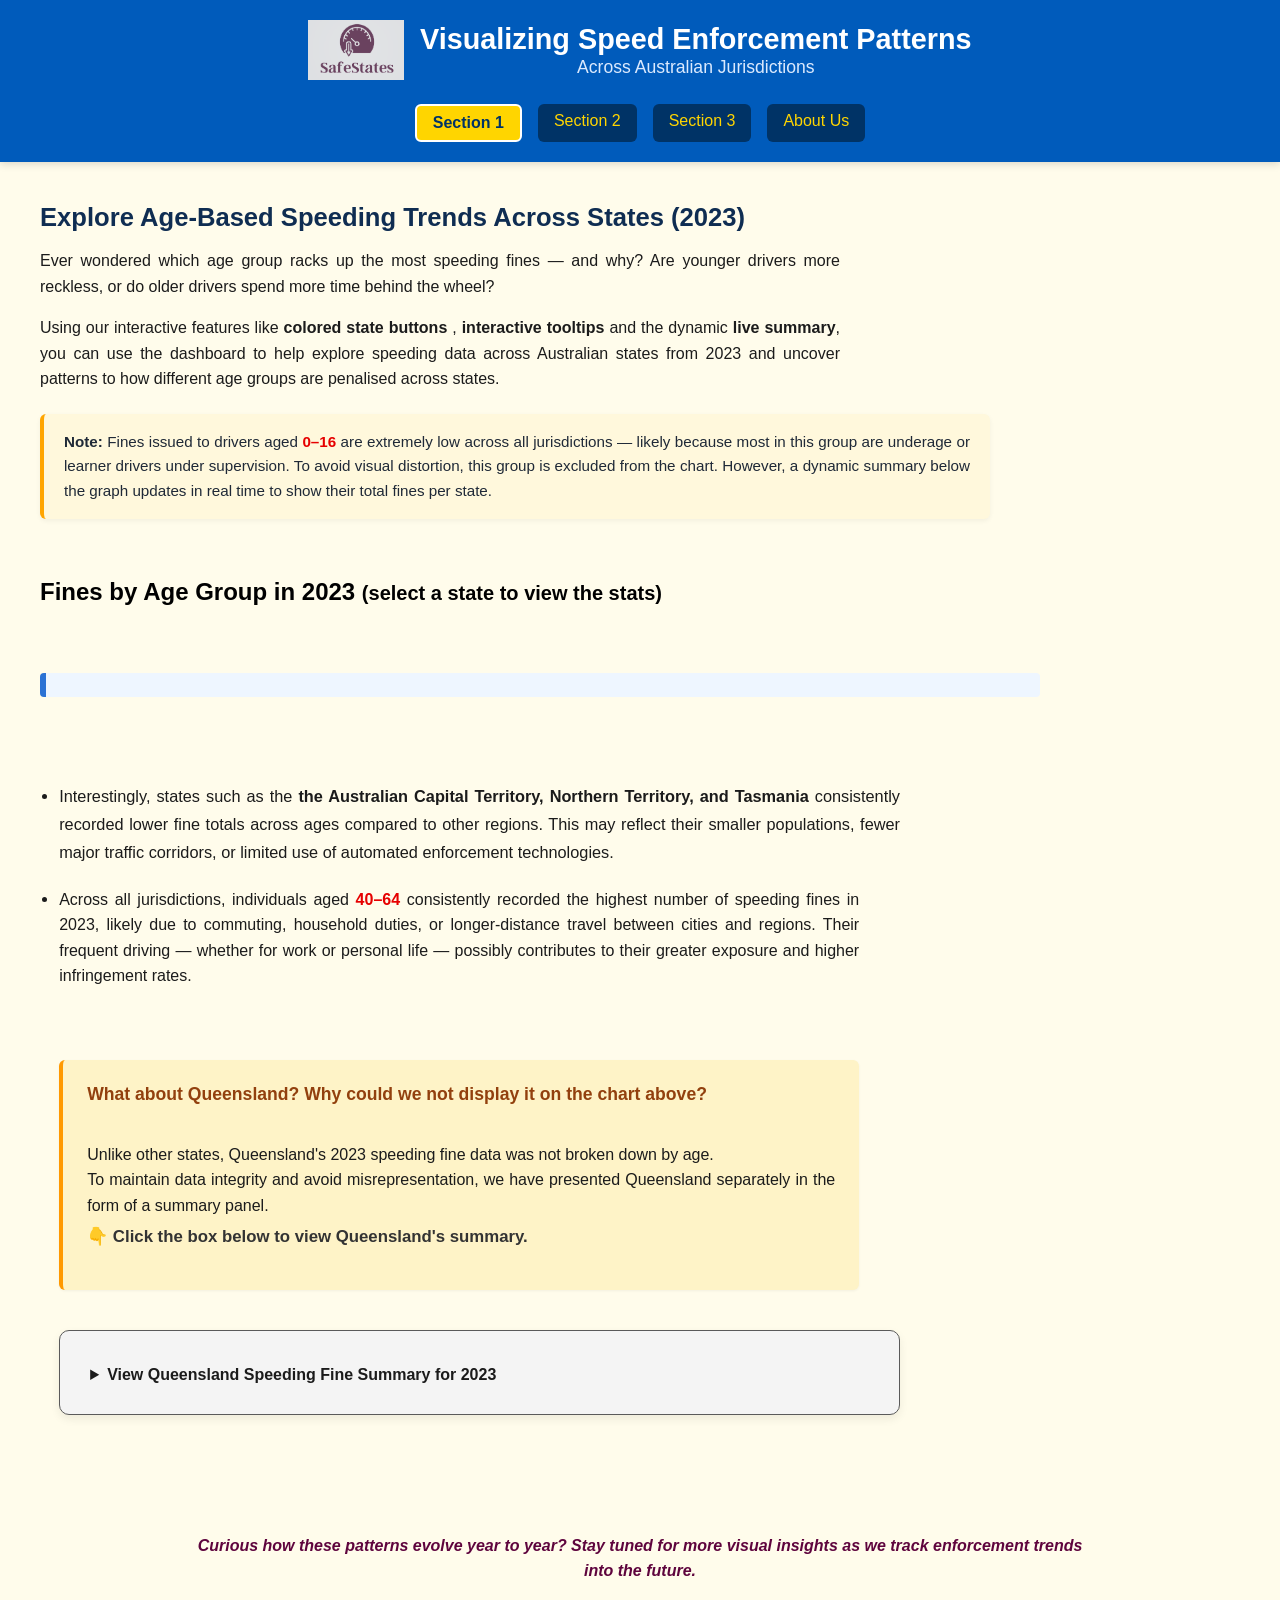
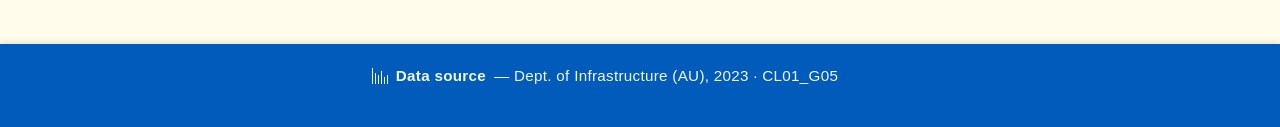
<file: index.html>
<!DOCTYPE html>
<html lang="en">
<head>
  <meta charset="UTF-8">
  <meta name="viewport" content="width=device-width, initial-scale=1.0">
  <title>Speed-Enforcement Dashboard</title>
  <link rel="stylesheet" href="css/base.css">
  <link rel="stylesheet" href="css/visualisations.css">
  <script src="https://d3js.org/d3.v7.min.js"></script>
</head>
<body>
 <header>
  <div class="header-container">
    <div class="branding">
      <img src="Logo/logo.png" alt="SafeStates Logo" class="logo">
      <h1 class="site-title">Visualizing Speed Enforcement Patterns<br><span class="subtitle">Across Australian Jurisdictions</span></h1>
    </div>
    <nav class="nav-links">
<a href="index.html" class="nav-link active">Section 1</a>
<a href="chart2.html" class="nav-link">Section 2</a>
      <a href="chart3.html" class="nav-link">Section 3</a>
      <a href="aboutus.html" class="nav-link">About Us</a>
    </nav>
  </div>
</header>


  <main>
     <!-- Storyline Introduction-->
<section class="intro-text">
  <h2>Explore Age-Based Speeding Trends Across States (2023)</h2>
 
  <p>
    Ever wondered which age group racks up the most speeding fines — and why? Are younger drivers more reckless, or do older drivers spend more time behind the wheel?</p>
    <p>Using our interactive features like <strong>colored state buttons </strong>, <strong>interactive tooltips</strong> and the dynamic <strong>live summary</strong>, you can use the dashboard to help explore speeding data across Australian states from 2023 and uncover patterns to how different age groups are penalised across states.
  </p>
  
  <div class="note-highlight">
    <div>
      <strong>Note:</strong> Fines issued to drivers aged <span class="age-highlight">0–16</span> are extremely low across all jurisdictions — likely because most in this group are underage or learner drivers under supervision. To avoid visual distortion, this group is excluded from the chart. However, a dynamic summary below the graph updates in real time to show their total fines per state.
    </div>
  </div>


</section>


<br>
<br>
    <!-- Title & Filter Buttons -->
    <h2>Fines by Age Group in 2023 <small>(select a state to view the stats)</small></h2>
    <br>
<div id="topStat" class="state-stat"></div>
 
    <div id="filters_state" class="button-row"></div>
    <!-- Tooltip for mouseover -->
    <div class="tooltip" style="position: absolute; opacity: 0; pointer-events: none;"></div>

    <!-- Stacked Bar Chart Container (Default) -->
    <div id="barchart" class="responsive-svg-container"></div>


    <!-- Summary Text -->
    <div id="summary" class="insight-box"></div>

  <!-- Queensland Notice -->
<!-- Queensland Data Note -->
<p class="summary-context">
  <br>
  <ul class="insight-list">
  <li>
  Interestingly, states such as the <strong>the Australian Capital Territory, Northern Territory, and Tasmania</strong> consistently recorded lower fine totals across ages compared to other regions. 
  This may reflect their smaller populations, fewer major traffic corridors, or limited use of automated enforcement technologies.
</p>
</li>
<li>
 <p>
    Across all jurisdictions, individuals aged <span class="age-highlight">40–64</span> consistently recorded the highest number of speeding fines in 2023, likely due to commuting, household duties, or longer-distance travel between cities and regions. Their frequent driving —
    whether for work or personal life — possibly contributes to their greater exposure and higher infringement rates.
  </p>
  </li>
  <br>


<div class="note-box">
  <h4><strong>What about Queensland? Why could we not display it on the chart above?</strong></h4>
  <br>
  <p>
    Unlike other states, Queensland's 2023 speeding fine data was not broken down by age.
   <br> To maintain data integrity and avoid misrepresentation, we have presented Queensland separately in the form of a summary panel.
  <br><span class="emoji-guidance">👇 Click the box below to view Queensland's summary.</span>
  </p>
</div>



<!-- Expandable QLD Panel -->
<details class="summary-panel">
  <summary><strong>View Queensland Speeding Fine Summary for 2023</strong></summary>
 <div class="summary-panel">
  <h3>Queensland 2023 Speeding Fine Summary</h3>
  <div class="summary-row">
    <div class="summary-box">
      <p><strong>Total Fines:</strong><br>860,626</p>
    </div>
    <div class="summary-box">
      <p><strong>Top Offending Age Group:</strong><br>Unknown</p>
    </div>
  </div>
  <div class="summary-row">
    <div class="summary-box">
      <p><strong>Most Common Detection Method:</strong><br>Mobile camera (469,785 fines)</p>
    </div>
    <div class="summary-box">
      <p><strong>Other Methods:</strong><br>Fixed (263,939), Police-issued (117,112), Average speed camera (9,790)</p>
    </div>
  </div>
 <p class="summary-note">
  While most states break down fines by age, Queensland’s data focuses on enforcement methods — with <strong>mobile cameras accounting for over half of all fines issued</strong>.
</p>

</div>
<br>
<p class="summary-explanation">
  This suggests a strong emphasis on automated roadside monitoring across urban corridors and highways, 
  possibly due to Queensland’s vast road network and regional sprawl. 
</p></details>

<!-- Script for animated count -->
<script>
  function animateNumber(id, end) {
    const el = document.getElementById(id);
    let start = 0;
    const duration = 2000;
    const stepTime = Math.abs(Math.floor(duration / end));

    const timer = setInterval(() => {
      start += Math.ceil(end / (duration / stepTime));
      if (start >= end) {
        start = end;
        clearInterval(timer);
      }
      el.textContent = start.toLocaleString();
    }, stepTime);
  }

  document.addEventListener("DOMContentLoaded", () => {
    animateNumber("qld-fines", 860626);
  });
</script>


  </main>
  <br>
<p class="closing-note">
  <strong>Curious how these patterns evolve year to year? Stay tuned for more visual insights as we track enforcement trends into the future.</strong>
</p>

<footer>
  <div class="footer-container">
   <p class="footer-text">
  <span class="footer-line">
    <svg xmlns="http://www.w3.org/2000/svg" width="16" height="16" fill="#f4f8ff" viewBox="0 0 16 16">
      <path d="M0 0h1v16H0V0zm3 5h1v11H3V5zm3 2h1v9H6V7zm3-4h1v13H9V3zm3 6h1v7h-1V9zm3-2h1v9h-1V7z"/>
    </svg>
    <strong>Data source</strong> — Dept. of Infrastructure (AU), 2023 · CL01_G05
  </span>
</p>

</footer>

  <!-- Scripts -->
  <script type="module" src="js/shared-constants.js"></script>
  <script type="module" src="js/resize.js"></script>
  <script type="module" src="js/chart1.js"></script>
  <script type="module" src="js/interactions.js"></script>
  <script type="module" src="js/load-data.js"></script>
</body>
</html>
</file>
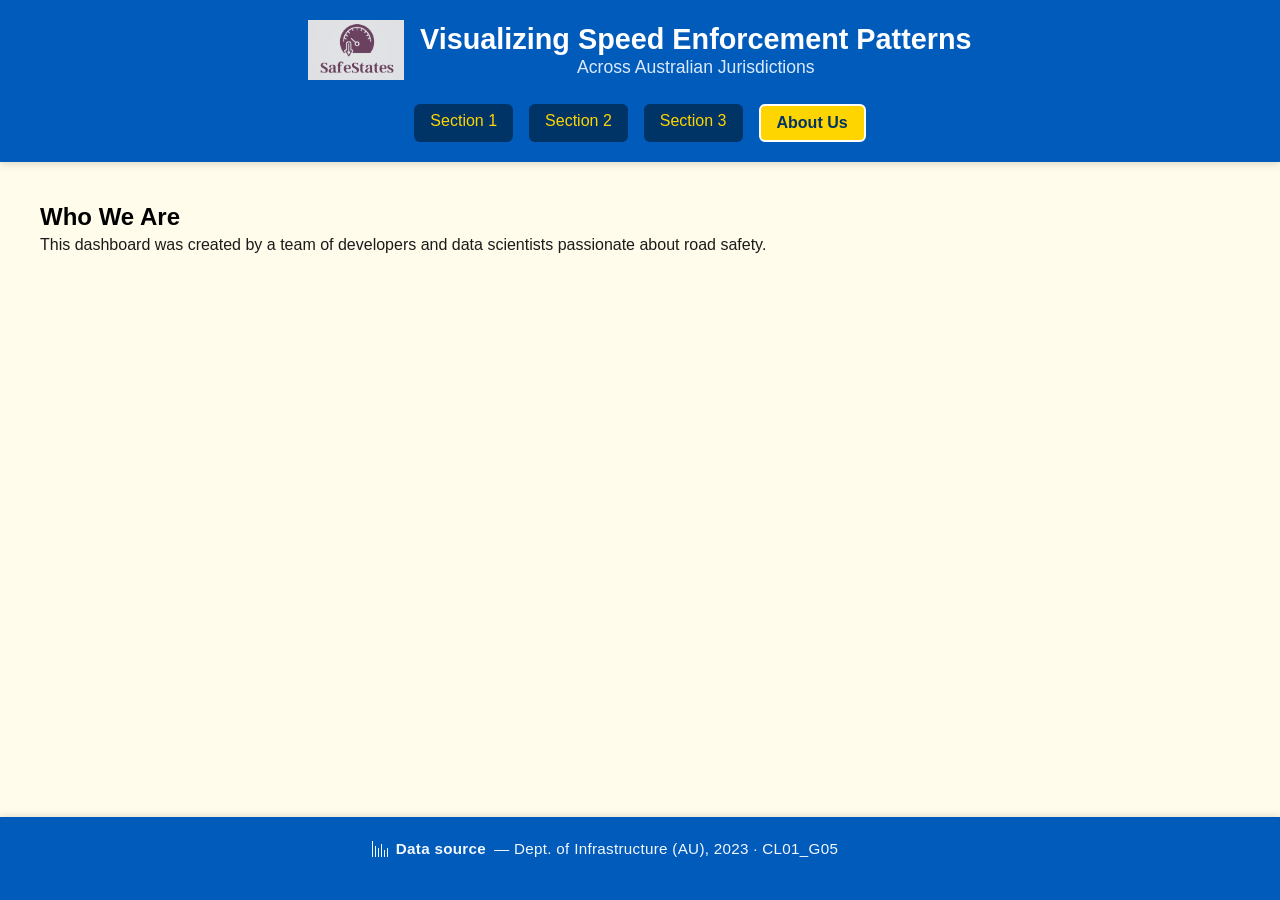
<file: aboutus.html>
<!DOCTYPE html>
<html lang="en">
<head>
  <meta charset="UTF-8" />
  <meta name="viewport" content="width=device-width, initial-scale=1.0"/>
  <title>About Us · Speed Dashboard</title>
  <link rel="stylesheet" href="css/base.css" />
  <link rel="stylesheet" href="css/visualisations.css" />
</head>
<body>
 <header>
  <div class="header-container">
    <div class="branding">
      <img src="Logo/logo.png" alt="SafeStates Logo" class="logo" />
      <h1 class="site-title">Visualizing Speed Enforcement Patterns<br><span class="subtitle">Across Australian Jurisdictions</span></h1>
    </div>
   <nav class="nav-links">
<a href="index.html" class="nav-link">Section 1</a>
<a href="chart2.html" class="nav-link">Section 2</a>
      <a href="chart3.html" class="nav-link">Section 3</a>
      <a href="aboutus.html" class="nav-link active">About Us</a>
    </nav>
  </div>
</header>
  <main>
    <h2>Who We Are</h2>
    <p>This dashboard was created by a team of developers and data scientists passionate about road safety.</p>
  </main>

  <footer>
  <div class="footer-container">
   <p class="footer-text">
  <span class="footer-line">
    <svg xmlns="http://www.w3.org/2000/svg" width="16" height="16" fill="#f4f8ff" viewBox="0 0 16 16">
      <path d="M0 0h1v16H0V0zm3 5h1v11H3V5zm3 2h1v9H6V7zm3-4h1v13H9V3zm3 6h1v7h-1V9zm3-2h1v9h-1V7z"/>
    </svg>
    <strong>Data source</strong> — Dept. of Infrastructure (AU), 2023 · CL01_G05
  </span>
</p>

</footer>
</body>
</html>
</file>
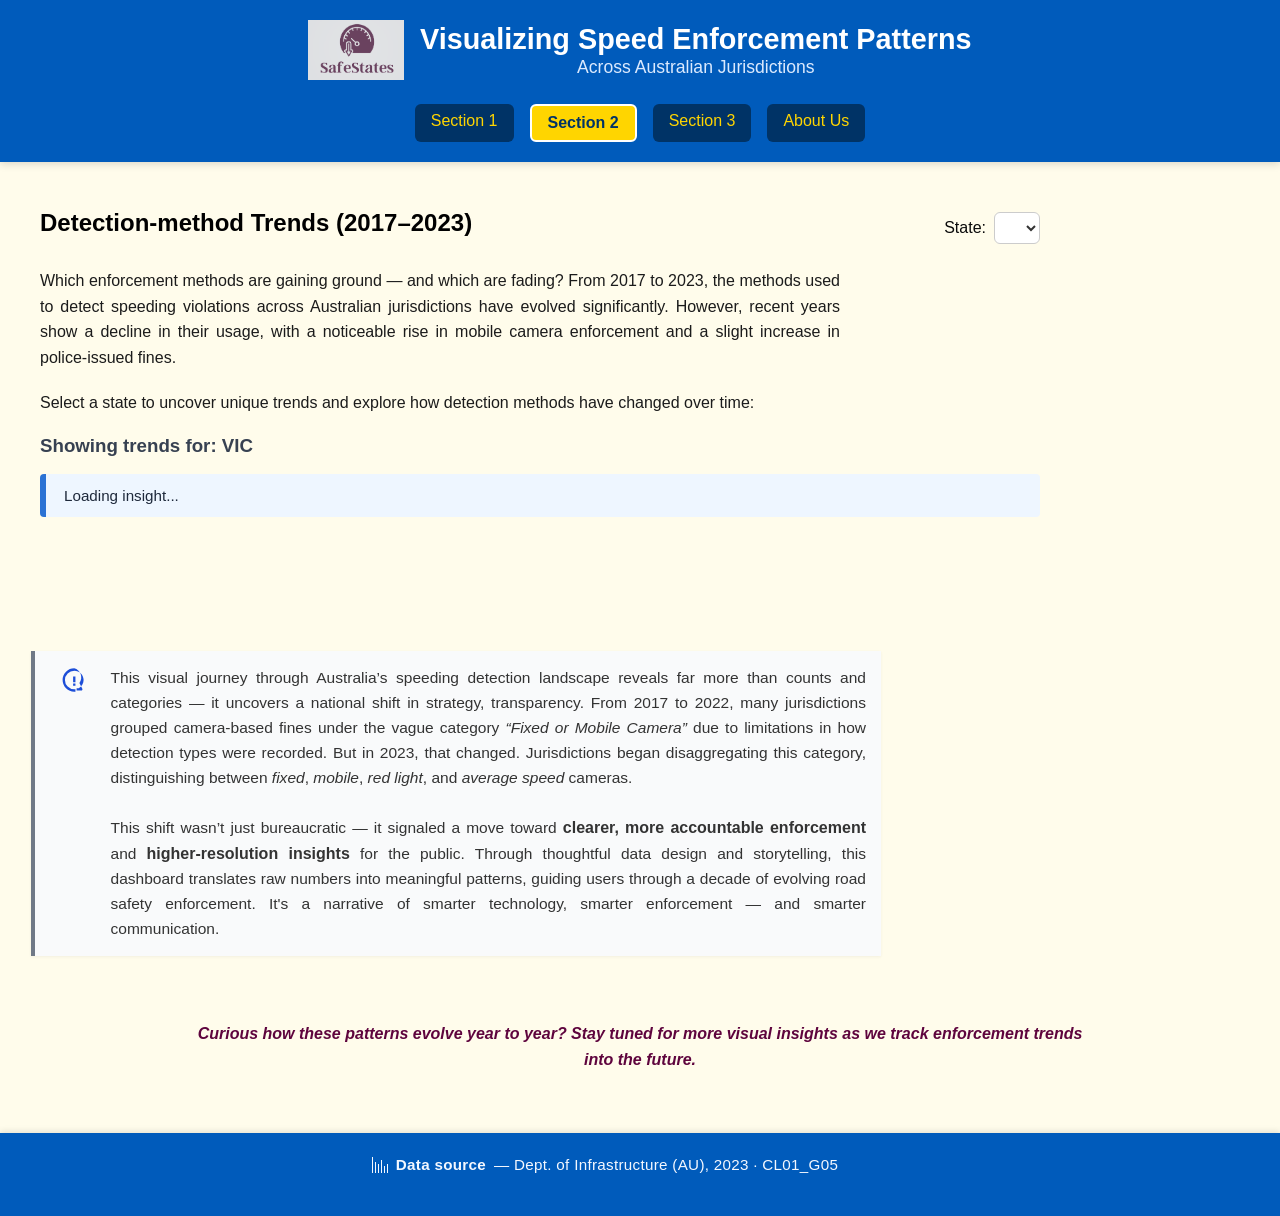
<file: chart2.html>
<!DOCTYPE html>
<html lang="en">
<head>
  <meta charset="UTF-8">
  <meta name="viewport" content="width=device-width, initial-scale=1.0">
  <title>Detection Trends · Speed Dashboard</title>
  <link rel="stylesheet" href="css/base.css">
  <link rel="stylesheet" href="css/visualisations.css">
  <script src="https://d3js.org/d3.v7.min.js"></script>
</head>
<body>
  <header>
    <div class="header-container">
      <div class="branding">
        <img src="Logo/logo.png" alt="SafeStates Logo" class="logo">
        <h1 class="site-title">Visualizing Speed Enforcement Patterns<br><span class="subtitle">Across Australian Jurisdictions</span></h1>
      </div>
      <nav class="nav-links">
        <a href="index.html" class="nav-link">Section 1</a>
        <a href="chart2.html" class="nav-link active">Section 2</a>
        <a href="chart3.html" class="nav-link">Section 3</a>
        <a href="aboutus.html" class="nav-link">About Us</a>
      </nav>
    </div>
  </header>

  <main>
    <div class="section-header">
      <h2>Detection-method Trends (2017–2023)</h2>
      <div class="dropdown-container">
        <label for="state-filter">State:</label>
        <select id="state-filter"></select>
      </div>
    </div>

    <p class="story">
      Which enforcement methods are gaining ground — and which are fading? From 2017 to 2023, the methods used to detect speeding violations across Australian jurisdictions have evolved significantly. However, recent years show a decline in their usage, with a noticeable rise in mobile camera enforcement and a slight increase in police-issued fines.
    </p>
    <p>Select a state to uncover unique trends and explore how detection methods have changed over time:</p>
    <h3 id="state-header" style="margin-bottom: 1rem; color: #374151;">Showing trends for: <span id="state-name">VIC</span></h3>

    <div id="method-insight" class="insight-box2">Loading insight...</div>

    <div id="stackedArea" class="responsive-svg-container"></div>
    <div class="tooltip"></div>
  </main>
  <div id="section-conclusion" class="conclusion-box"></div>
</main>
<p class="closing-note">
  <strong>Curious how these patterns evolve year to year? Stay tuned for more visual insights as we track enforcement trends into the future.</strong>
</p>

  <footer>
    <div class="footer-container">
      <p class="footer-text">
        <span class="footer-line">
          <svg xmlns="http://www.w3.org/2000/svg" width="16" height="16" fill="#f4f8ff" viewBox="0 0 16 16">
            <path d="M0 0h1v16H0V0zm3 5h1v11H3V5zm3 2h1v9H6V7zm3-4h1v13H9V3zm3 6h1v7h-1V9zm3-2h1v9h-1V7z"/>
          </svg>
          <strong>Data source</strong> — Dept. of Infrastructure (AU), 2023 · CL01_G05
        </span>
      </p>
    </div>
  </footer>

  <script type="module" src="js/shared-constants.js"></script>
  <script type="module" src="js/resize.js"></script>
  <script type="module" src="js/chart2.js"></script>
  <script type="module" src="js/interactions.js"></script>
  <script type="module" src="js/load-data.js"></script>
<script>
  const conclusionBox = document.getElementById("section-conclusion");
conclusionBox.innerHTML = `
  <div style="display: flex; align-items: flex-start; gap: 0.75rem;">
    <svg xmlns="http://www.w3.org/2000/svg" width="220" height="28" fill="#1d4ed8" viewBox="0 0 24 24">
      <path d="M12 2a10 10 0 1 0 0 20h1v-2h-1a8 8 0 1 1 0-16c4.41 0 8 3.59 8 8 0 3.04-1.69 5.64-4.17 7h-1.83v2h4a1 1 0 0 0 .9-1.45l-2.5-5A8.01 8.01 0 0 0 12 2zm-1 7h2v5h-2V9zm0 6h2v2h-2v-2z"/>
    </svg>
    <div>
This visual journey through Australia’s speeding detection landscape reveals far more than counts and categories — it uncovers a national shift in strategy, transparency. From 2017 to 2022, many jurisdictions grouped camera-based fines under the vague category <em>“Fixed or Mobile Camera”</em> due to limitations in how detection types were recorded. But in 2023, that changed. Jurisdictions began disaggregating this category, distinguishing between <em>fixed</em>, <em>mobile</em>, <em>red light</em>, and <em>average speed</em> cameras.<br><br>
    This shift wasn’t just bureaucratic — it signaled a move toward <strong>clearer, more accountable enforcement</strong> and <strong>higher-resolution insights</strong> for the public. Through thoughtful data design and storytelling, this dashboard translates raw numbers into meaningful patterns, guiding users through a decade of evolving road safety enforcement. It's a narrative of smarter technology, smarter enforcement — and smarter communication.
    </div>
  </div>
`;

</script>

</body>
</html>
</file>
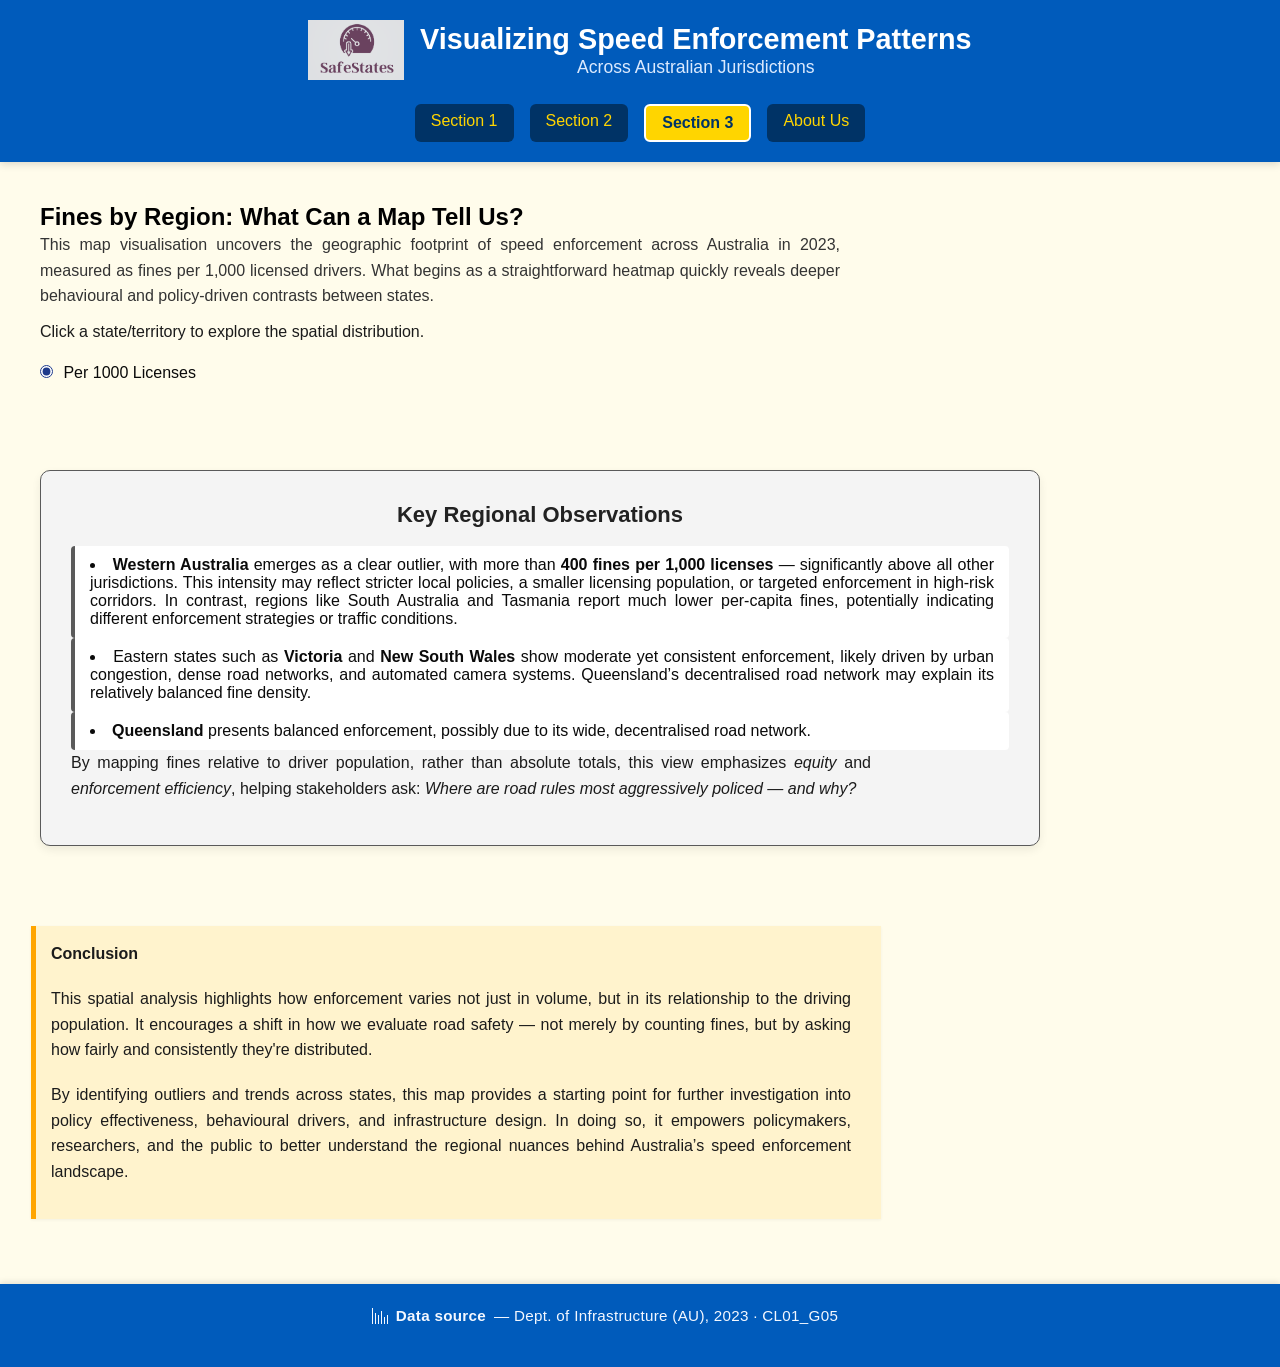
<file: chart3.html>
<!DOCTYPE html>
<html lang="en">
<head>
  <meta charset="UTF-8">
  <meta name="viewport" content="width=device-width, initial-scale=1.0">
  <title>Fines by Region · Speed Dashboard</title>
  <link rel="stylesheet" href="css/base.css">
  <link rel="stylesheet" href="css/visualisations.css">
  <script src="https://d3js.org/d3.v7.min.js"></script>

</head>
<body>
  <header>
    <div class="header-container">
      <div class="branding">
        <img src="Logo/logo.png" alt="SafeStates Logo" class="logo" />
        <h1 class="site-title">Visualizing Speed Enforcement Patterns<br><span class="subtitle">Across Australian Jurisdictions</span></h1>
      </div>
      <nav class="nav-links">
        <a href="index.html" class="nav-link">Section 1</a>
        <a href="chart2.html" class="nav-link">Section 2</a>
        <a href="chart3.html" class="nav-link active">Section 3</a>
        <a href="aboutus.html" class="nav-link">About Us</a>
      </nav>
    </div>
  </header>

  <main>
    <h2>Fines by Region: What Can a Map Tell Us?</h2>
    <p class="section-intro3">
 This map visualisation uncovers the geographic footprint of speed enforcement across Australia in 2023, measured as fines per 1,000 licensed drivers.
    What begins as a straightforward heatmap quickly reveals deeper behavioural and policy-driven contrasts between states.
  </p>

    <p>Click a state/territory to explore the spatial distribution.</p>

    <div class="view-toggle">
      <label><input type="radio" name="viewMode" value="perCapita" checked> Per 1000 Licenses</label>
    </div>

    <div id="mapchart" class="responsive-svg-container"></div>
<div id="mapchart" class="responsive-svg-container"></div>

    <div class="tooltip"></div>
    <div class="summary-panel">
  <h3>Key Regional Observations</h3>
    <li>
    <strong>Western Australia</strong> emerges as a clear outlier, with more than <strong>400 fines per 1,000 licenses</strong> — significantly above all other jurisdictions.
    This intensity may reflect stricter local policies, a smaller licensing population, or targeted enforcement in high-risk corridors.
    In contrast, regions like South Australia and Tasmania report much lower per-capita fines, potentially indicating different enforcement strategies or traffic conditions.
    </li>
  <li>
    Eastern states such as <strong>Victoria</strong> and <strong>New South Wales</strong> show moderate yet consistent enforcement, likely driven by urban congestion,
    dense road networks, and automated camera systems. Queensland’s decentralised road network may explain its relatively balanced fine density.
  </li>
      <li><strong>Queensland</strong> presents balanced enforcement, possibly due to its wide, decentralised road network.</li>

  <p>
    By mapping fines relative to driver population, rather than absolute totals, this view emphasizes <em>equity</em> and <em>enforcement efficiency</em>,
    helping stakeholders ask: <em>Where are road rules most aggressively policed — and why?</em>
  </p>
  </main>
  <div class="conclusion-box">
  <p><strong>Conclusion</strong></p>
  <p>
    This spatial analysis highlights how enforcement varies not just in volume, but in its relationship to the driving population.
    It encourages a shift in how we evaluate road safety — not merely by counting fines, but by asking how fairly and consistently they're distributed.
  </p>
  <p>
    By identifying outliers and trends across states, this map provides a starting point for further investigation into policy effectiveness,
    behavioural drivers, and infrastructure design. In doing so, it empowers policymakers, researchers, and the public to better understand
    the regional nuances behind Australia’s speed enforcement landscape.
  </p>
</div>


  <footer>
    <div class="footer-container">
      <p class="footer-text">
        <span class="footer-line">
          <svg xmlns="http://www.w3.org/2000/svg" width="16" height="16" fill="#f4f8ff" viewBox="0 0 16 16">
            <path d="M0 0h1v16H0V0zm3 5h1v11H3V5zm3 2h1v9H6V7zm3-4h1v13H9V3zm3 6h1v7h-1V9zm3-2h1v9h-1V7z"/>
          </svg>
          <strong>Data source</strong> — Dept. of Infrastructure (AU), 2023 · CL01_G05
        </span>
      </p>
    </div>
  </footer>

  <script type="module" src="js/shared-constants.js"></script>
  <script type="module" src="js/resize.js"></script>
  <script type="module" src="js/chart3.js"></script>
</body>
</html>
</file>
<file: css/base.css>
* {
  margin: 0;
  padding: 0;
  box-sizing: border-box;
}

html,
body {
  height: 100%;
  font-family: "Roboto", sans-serif;
  background-color: #fffceb;
  color: #0a0a0a; 
   text-align: justify;
}

body {
  min-height: 100vh;   
  display: flex;
  flex-direction: column;
}

main {
  flex: 1;
  padding: 40px 40px 60px; 
}

h1,
h2,
h3 {
  line-height: 1.25;
  color: #000000;      /* deep blue for headings */
}

p {
  font-size: 1rem;
  line-height: 1.6;
  max-width: 800px;
  margin-bottom: 1.2rem;
  color: #1b1b1b;
}

/* Links --------------------------------------------------------- */
a {
  color: #000000;
  text-decoration: underline;
}
a:hover,
a:focus {
  color: #003d80;
}

/* Header -------------------------------------------------------- */
/* Header layout redesign */
header {
  background-color: #005bbb;
  color: white;
  padding: 20px 0;
  box-shadow: 0 2px 8px rgba(0, 0, 0, 0.15);
}

.header-container {
  max-width: 1200px;
  margin: 0 auto;
  padding: 0 24px;
  display: flex;
  flex-direction: column;
  align-items: center;
  gap: 16px;
}

.branding {
  display: flex;
  align-items: center;
  gap: 16px;
  flex-wrap: wrap;
  justify-content: center;
}

.logo {
  height: 60px;
  width: auto;
}

.site-title {
  font-size: 1.8rem;
  font-weight: 700;
  margin: 0;
  text-align: center;
  color: #fff;
  line-height: 1.2;
}

.site-title .subtitle {
  font-weight: 400;
  font-size: 1.1rem;
  display: block;
  color: #dbeafe;
}

.nav-links {
  display: flex;
  gap: 16px;
  margin-top: 8px;
  flex-wrap: wrap;
  justify-content: center;
}

.nav-links a {
  background-color: #004999;
  color: #ffd500;
  padding: 6px 12px;
  border-radius: 4px;
  text-decoration: none;
  font-weight: 600;
  font-size: 1rem;
  transition: background 0.2s ease, color 0.2s ease;
}

.nav-links a:hover {
  background-color: #003566;
  color: white;
}

footer {
  background-color: #005bbb;
  padding: 20px 16px;
  margin-top: 40px;
  box-shadow: 0 -2px 6px rgba(0, 0, 0, 0.1);
  border-top: 0.4 px solid #ffffff33; 

}

.footer-text {
  display: flex;
  justify-content: center;     /* Ensures exact center alignment */
  font-size: 0.95rem;
  color: #f4f8ff;
  font-weight: 400;
  letter-spacing: 100 px;
}

.footer-line {
  display: inline-flex;
  align-items: center;         /* Aligns SVG and text vertically */
  gap: 8px;
}


.footer-container {
  max-width: 870px;
  margin: 0 auto;
  text-align: center;
}

.footer-text {
    text-align: center;
  font-size: 0.95rem;
  color: #f4f8ff;
  font-weight: 400;
  letter-spacing: 0.3px;
}

.responsive-svg-container {
  width: 100%;
  overflow: hidden;
  margin: 1.5rem 0;
  display: flex;
  justify-content: center;
}

.button-row {
  margin: 1rem 0 1.5rem;
  margin-bottom: 12px;
}
.button-row .filter {
  background: #ffd500;
  color: #0a0a0a;
  border: none;
  padding: 0.4rem 0.75rem;
  margin-right: 0.5rem;
  border-radius: 4px;
  cursor: pointer;
  font-size: 0.9rem;
}
.button-row .filter.active {
  background: #005bbb;
  color: #ffd500;
}

/* Focus rings for accessibility -------------------------------- */
:focus-visible {
  outline: 3px dashed #ffd500;
  outline-offset: 2px;
}

#story {
  max-width: 1000px;
  margin: 20px 0 10px 60px;
  font-size: 1.0 rem;
  color: #111827;
  font-weight: 240;
  text-align: left;
  text-align: justify;
}
.summary-text {
  font-size: 12px;
  margin-top: 0;
  margin-bottom: 28px;
  font-weight: 500;
  color: #0bff44;
  text-align: justify;
}
.storyline-text {
  max-width: 900px;
  margin: 20px 0 10px 60px;
  font-size: 16px;
  color: #1f2937;
  font-weight: 500;
  text-align: left;
  text-align: justify;
}
.note-box {
  background-color: #fef3c7; /* soft yellow highlight */
  border-left: 4px solid#ff9900; /* amber border for 'note' style */
  padding:  20px 24px;
  margin: 24px 0;
  font-size: 1rem;
  max-width: 800px;
  line-height: 1.6;
  border-radius: 6px;
  box-shadow: 0 1px 3px rgba(0,0,0,0.05);
  text-align: justify;
}
.qld-note-box strong {
  color: #994d00;
}
.note-box h4 {
  margin: 0 0 8px;
  font-weight: 600;
  color: #92400e;
  font-size: 1.1rem;
}
#summary {
  font-size: 18px;
  margin-top: 20px;
  margin-bottom: 32px; /* increased from 28px */
  font-weight: 500;
  color: #111827;
}
.nav-links a {
  background-color: #003366; /* deep blue */
  color: #ffd500;
  padding: 8px 16px;
  border-radius: 6px;
  text-decoration: none;
  font-weight: 500;
  transition: all 0.3s ease;
}

.nav-links a:hover {
  background-color: #005bbb;
  color: white;
}

.state-filter {
      margin: 1rem auto;
      display: block;
      padding: 0.5rem;
      font-size: 16px;
    }

.nav-links a.active {
  background-color: #ffd500;
  color: #003366;
  font-weight: bold;
  border: 2px solid white;
}
.emoji-guidance {
  display: inline-block;
  margin-top: 6px;
  font-weight: 600;
  color: #333;
  font-size: 1.05rem;
}
/* ===== Enhanced Story Block Styling ===== */
.story-intro {
  background-color: #fff8e1;
  padding: 30px 40px;
  margin: 30px 0;
  border-left: 5px solid #ffcc00;
  border-radius: 6px;
  max-width: 1000px;
  box-shadow: 0 1px 4px rgba(0,0,0,0.05);
}

.story-heading {
  font-size: 1.6rem;
  font-weight: 700;
  color: #003366;
  margin-bottom: 16px;
}

.story-body {
  font-size: 1.05rem;
  color: #1b1b1b;
  line-height: 1.6;
  margin-bottom: 18px;
}

.story-note {
  font-size: 1.02rem;
  color: #333;
  line-height: 1.6;
  background-color: #fff3cd;
  border-left: 4px solid #ffa500;
  padding: 16px 20px;
  border-radius: 4px;
}

.age-highlight {
  font-weight: 600;
  color: #c92a2a;
}
.intro-text {
  max-width: 100%;
  padding: 0;
  font-size: 1.05rem;
  line-height: 1.8;
  
  color: #1f2937;
}



.intro-text h2 {
  font-size: 1.6rem;
  font-weight: 700;
  color: #0f2d52;
  margin-bottom: 14px;
}

.intro-text p {
  margin-bottom: 16px;
}

.intro-text .sub-note {
  color: #374151;
  font-size: 0.95rem;
}

.age-highlight {
  color: #e60000;
  font-weight: 600;
}

.note-highlight {
  display: flex;
  align-items: flex-start;
  background-color: #fff8dc;
  border-left: 4px solid #ffa500;
  padding: 16px 20px;
  margin: 22px 0;
  border-radius: 6px;
  box-shadow: 0 2px 5px rgba(0,0,0,0.05);
  font-size: 0.95rem;
  line-height: 1.6;
  max-width: 950px;
}

.note-highlight .note-icon {
  width: 34px;
  height: 34px;
  margin-right: 14px;
}
.summary-note {
  text-align: center;
  margin-top: 20px;
  margin-bottom: 10px;
  font-style: italic;
  font-size: 0.95rem;
  color: #374151;
  max-width: 80%;
  margin-left: auto;
  margin-right: auto;
}

.summary-explanation {
  font-size: 16.5px;
  line-height: 1.6;
  color: #1f2937;
  max-width: 900px;
  padding: 0 20px;
}
.insight-list {
  margin-top: 1.8rem;
  padding-left: 1.2rem;
  font-size: 1.02rem;
  line-height: 1.7;
  color: #1b1b1b;
  max-width: 860px;
}

.insight-list li {
  margin-bottom: 1rem;
  list-style-type: disc;
}
.closing-note {
  font-style: italic;
  font-size: 2.4 rem;
  color: #5e043d;
  text-align: center;
  margin: 40px auto 20px;
  max-width: 900px;
  line-height: 1.6;
}
.dynamic-insight {
  font-size: 1.05rem;
  font-weight: 500;
  color: #1b1b1b;
  margin: 10px auto 30px;
  max-width: 900px;
  text-align: center;
  padding: 12px 18px;
  background-color: #f3f4f6;
  border-left: 4px solid #3b82f6;
  border-radius: 4px;
  box-shadow: 0 1px 3px rgba(0, 0, 0, 0.05);
}
.dropdown-container {
  display: flex;
  align-items: center;
  gap: 8px;
  margin-top: 10px;
}

#state-filter {
  padding: 6px 12px;
  font-size: 14px;
  border: 1px solid #ccc;
  border-radius: 6px;
  background-color: #fff;
  color: #333;
}
.insight-box {
  margin: 15px 0 10px 0;
  padding: 12px 18px;
  background-color: #eef6ff;
  color: #003366;
  border-left: 6px solid #2a72d4;
  font-size: 14px;
  font-weight: 500;
  border-radius: 4px;
  max-width: 1000px;
  text-align: left;
}

#stackedArea {
  margin-top: 30px;
}

.section-header {
  display: flex;
  justify-content: space-between;
  align-items: center;
  margin-bottom: 1.5rem;
  max-width: 1000px;

    text-align: left;
}
.insight-box {
  transition: all 0.3s ease-in-out;
  opacity: 1;
}

.insight-box.fade {
  opacity: 0;
}
.insight-lead {
  font-size: 1.1rem;
  color: #1e3a8a; /* Navy/dark blue – adjust as needed */
  margin-right: 0.5rem;
}
.conclusion-box {
  background-color: #f5faff;
  border-left: 6px solid #265f8c;
  margin-top: 2rem;
  margin-bottom: 3rem;
  padding: 1.2rem 1.5rem;
  font-size: 1.05rem;
  line-height: 1.6;
  color: #1a1a1a;
  max-width: 960px;
  margin-left: 31px;
  margin-right: right;
  box-shadow: 0 1px 3px rgba(0, 0, 0, 0.05);
}
.insight-box {
  font-size: 0.95rem;
  line-height: 1.3;
  color: #1e293b;
}

#section-conclusion
{
  line-height: 1.6;
   background-color: #f9fafb;
  border-left: 4px solid #707986;
   text-align: justify;
}
#section-conclusion strong {
  font-weight: 600;
  font-size: 1rem;
}
.insight-box2 {
  margin: 15px 0 10px 0;
  padding: 12px 18px;
  background-color: #eef6ff;
  color: #003366;
  border-left: 6px solid #2a72d4;
  font-size: 14px;
  font-weight: 500;
  border-radius: 4px;
  max-width: 1000px;
  text-align: left;
   text-align: justify;
}
.insight-box2 {
  transition: all 0.3s ease-in-out;
  opacity: 1;
}

.insight-box2.fade {
  opacity: 0;
}
.insight-box2 {
  font-size: 0.95rem;
  line-height: 1.3;
  color: #1e293b;
}
 
.view-toggle {
     display: flex;
      gap: 1rem;
      margin-bottom: 1rem;
      font-size: 1rem;
      align-items: center;
    }
    .view-toggle label {
      font-weight: 500;
  }
.section-intro3 {
  font-size: 1rem;
  color: #333;
  margin-bottom: 10px;
  max-width: 800px;
}
</file>
<file: css/visualisations.css>
.barchart-svg {
  max-width: 85%;
  height: auto;
  
}

.stacked-area-svg{
  max-width: 65%;
  height: auto;
}
.axis text {
  font-size: 12px;
  font-family: sans-serif;
}

.axis path,
.axis line {
  stroke: #333;
  shape-rendering: crispEdges;
}

.filter {
  margin: 5px;
  padding: 6px 10px;
  background-color: #e2e8f0;
  border: none;
  border-radius: 4px;
  cursor: pointer;
  font-size: 14px;
}

.filter:hover {
  background-color: #cbd5e0;
}

.tooltip {
  position: absolute;
  background-color: rgba(0, 0, 0, 0.8);
  color: #ffffff;
  padding: 6px 10px;
  border-radius: 4px;
  font-size: 12px;
  pointer-events: none;
  opacity: 0;
  transition: opacity 0.2s;
}

.filter.active {
  background-color: #2563eb;  /* A distinct blue */
  color: white;
  font-weight: bold;
}

.summary-toggle summary {
  cursor: pointer;
  font-size: 18px;
  padding: 8px;
  margin-bottom: 10px;
  color: #1e40af;
}

.summary-toggle[open] summary {
  color: #1e3a8a;
}

.summary-panel {
background-color: #f4f4f4;
  border: 1.5px solid #5a5a5a;
  padding: 30px 30px 25px;
  margin-top: 40px;
  max-width: 1000px;
  font-size: 16px;
  box-shadow: 0 4px 10px rgba(0,0,0,0.07);
  border-radius: 10px;
  transition: box-shadow 0.3s ease;
}

.summary-panel:hover {
  box-shadow: 0 6px 16px rgba(0,0,0,0.15);
}

.summary-panel h3 {
  font-size: 22px;
  margin-bottom: 18px;
  color: #222222;
  text-align: center;
}

.summary-panel ul {
  display: grid;
  grid-template-columns: 1fr 1fr;
  list-style: none;
  gap: 10px;
  margin: 0 0 20px 0;
  padding: 0;
}

.summary-panel li {
  background: #ffffff;
  padding: 10px 15px;
  border-left: 4px solid #5a5a5a;
  font-weight: 500;
  border-radius: 4px;
}

.summary-insight {
  font-style: italic;
  color: #1f2937;
  margin-top: 12px;
  text-align: center;
}
.summary-row {
  display: flex;
  flex-wrap: wrap;
  gap: 20px;
  justify-content: center;
  margin-bottom: 15px;
}

.summary-box {
  background-color: #ffffff;
  padding: 12px 16px;
  border-left: 4px solid #4b5563;
  border-radius: 6px;
  box-shadow: 0 1px 3px rgba(0,0,0,0.08);
  flex: 1 1 280px;
  max-width: 400px;
}

.summary-insight {
  font-style: italic;
  font-size: 0.95rem;
  margin-top: 10px;
  text-align: center;
  color: #374151;
}
.insight-lead {
  font-size: 1.1rem;
  color: #1e3a8a; /* Navy/dark blue – adjust as needed */
  margin-right: 0.5rem;
}
.view-toggle {
  margin-bottom: 15px;
  font-size: 1rem;
}

.view-toggle input[type="radio"] {
  accent-color: #1e3a8a; /* Dark blue accent */
  margin-right: 6px;
}
.dynamic-insight-box {
  font-style: italic;
  margin-top: 12px;
  font-size: 0.95rem;
  max-width: 750px;
  color: #333;
}
.dynamic-insight-box {
  font-style: italic;
  margin-top: 15px;
  font-size: 0.95rem;
  max-width: 750px;
  color: #333;
}
.conclusion-box {
  max-width: 850px;
  margin-top: 20px;
  margin-bottom: 25px;
  padding: 15px;
  background-color: #fff3cd;
  border-left: 5px solid #ffa500;
  font-size: 0.97rem;
  line-height: 1.6;
  color: #333;
}
</file>
